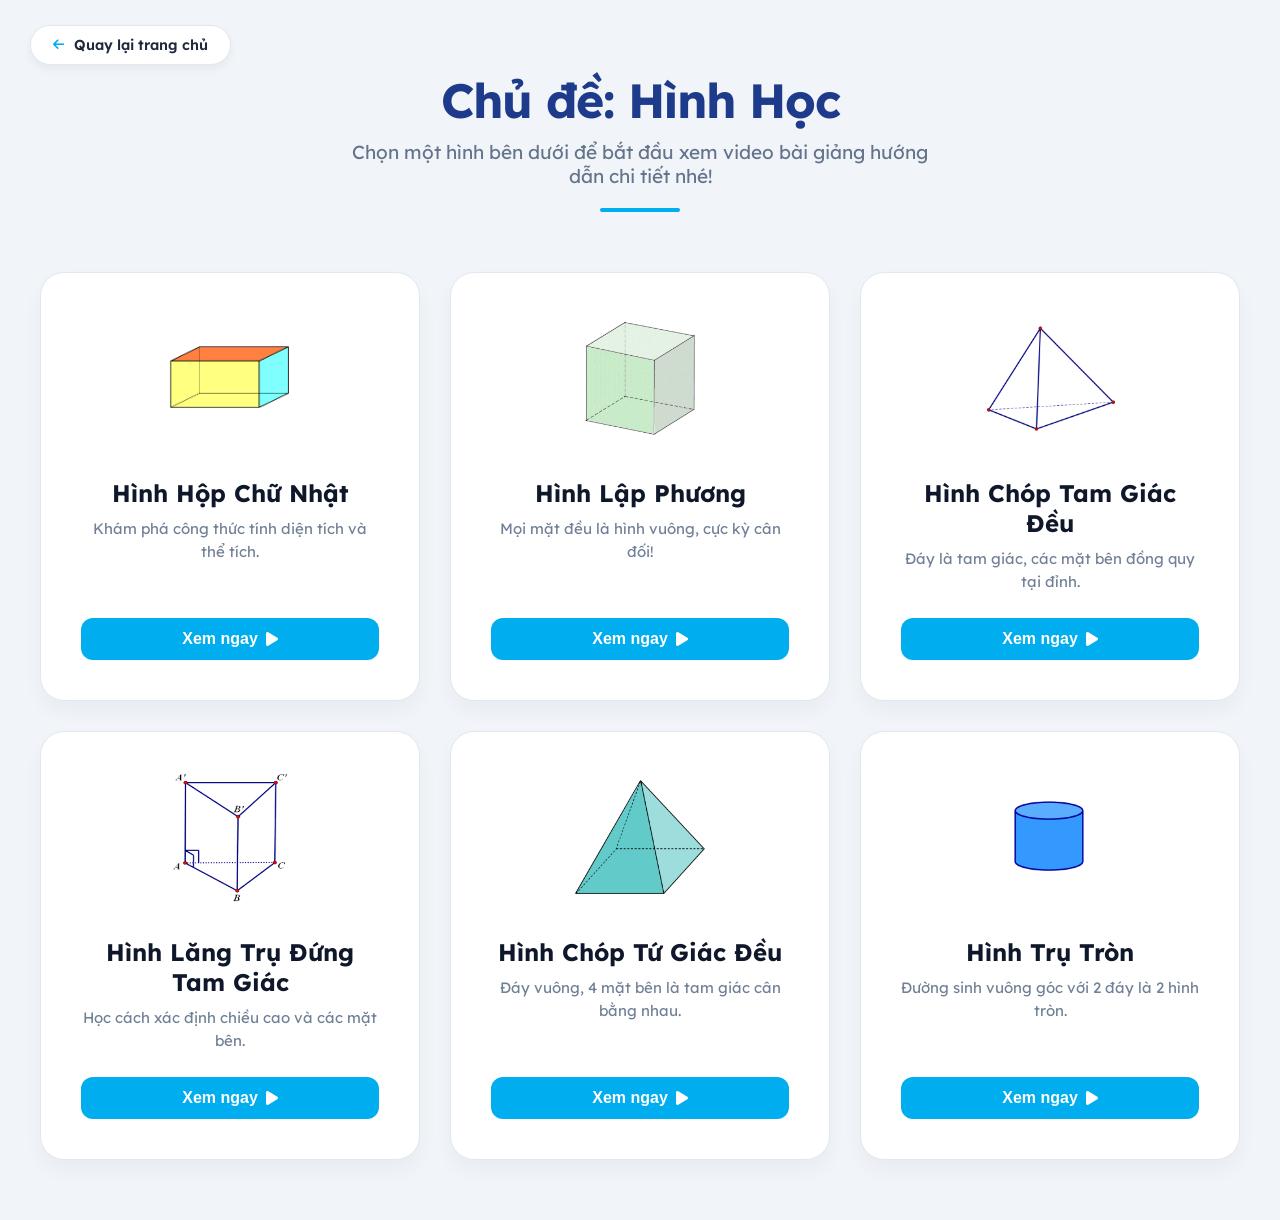
<file: html/detail.html>
<!DOCTYPE html>
<html lang="vi">
<head>
    <meta charset="UTF-8">
    <meta name="viewport" content="width=device-width, initial-scale=1.0">
    <title>Hình Học | Toán 247</title>
    <link href="https://fonts.googleapis.com/css2?family=Lexend:wght@400;700&display=swap" rel="stylesheet">
    <link rel="stylesheet" href="../css/detail.css">
    <link rel="stylesheet" href="https://cdnjs.cloudflare.com/ajax/libs/font-awesome/6.0.0/css/all.min.css">
</head>
<body>
    <div class="top-nav">
    <a href="../html/index.html" class="btn-back-home">
        <i class="fas fa-arrow-left"></i> Quay lại trang chủ
    </a>
</div>

    <div class="main-wrapper">
        <header class="main-header">
           
            <h1>Chủ đề: Hình Học</span></h1>
            <p>Chọn một hình bên dưới để bắt đầu xem video bài giảng hướng dẫn chi tiết nhé!</p>
        </header>

       <div class="geometry-grid">
    <a href="../html/information.html" class="lesson-card">
        <div class="card-image">
            <img src="../download.png" alt="Hình Hộp Chữ Nhật">
        </div>
        <h3>Hình Hộp Chữ Nhật</h3>
        <p>Khám phá công thức tính diện tích và thể tích.</p>
        <button class="view-btn">Xem ngay <i class="fas fa-play"></i></button>
    </a>

    <a href="../html/hlp.html" class="lesson-card">
        <div class="card-image">
            <img src="../geometry_0151.gif" alt="Hình Lập Phương">
        </div>
        <h3>Hình Lập Phương</h3>
        <p>Mọi mặt đều là hình vuông, cực kỳ cân đối!</p>
        <button class="view-btn">Xem ngay <i class="fas fa-play"></i></button>
    </a>

    <a href="../html/hctg.html" class="lesson-card">
        <div class="card-image">
            <img src="../hinh-chop-tam-giac.png" alt="Hình Chóp Tam Giác Đều">
        </div>
        <h3>Hình Chóp Tam Giác Đều</h3>
        <p>Đáy là tam giác, các mặt bên đồng quy tại đỉnh.</p>
        <button class="view-btn">Xem ngay <i class="fas fa-play"></i></button>
    </a>

    <a href="../html/hltd.html" class="lesson-card">
        <div class="card-image">
            <img src="../images (2).png" alt="Hình Lăng Trụ Đứng Tam Giác">
        </div>
        <h3>Hình Lăng Trụ Đứng Tam Giác</h3>
        <p>Học cách xác định chiều cao và các mặt bên.</p>
        <button class="view-btn">Xem ngay <i class="fas fa-play"></i></button>
    </a>

    <a href="../html/hctug.html" class="lesson-card">
        <div class="card-image">
            <img src="../img_teacher_2023-08-23_64e5b831cddc4_175 (1).webp" alt="Hình chóp tứ giác đều">
        </div>
        <h3>Hình Chóp Tứ Giác Đều</h3>
        <p>Đáy vuông, 4 mặt bên là tam giác cân bằng nhau.</p>
        <button class="view-btn">Xem ngay <i class="fas fa-play"></i></button>
    </a>

    <a href="../html/htt.html" class="lesson-card">
        <div class="card-image">
            <img src="../dien-tich-xung-quanh-hinh-tru.png" alt="Hình Trụ Tròn">
        </div>
        <h3>Hình Trụ Tròn</h3>
        <p>Đường sinh vuông góc với 2 đáy là 2 hình tròn.</p>
        <button class="view-btn">Xem ngay <i class="fas fa-play"></i></button>
    </a>
</div>
</div>

    <script src="../js/detail.js"></script>
</body>
</html>
</file>
<file: css/detail.css>
/* Container chứa nút để căn vị trí chuẩn */
.top-nav {
    position: absolute;
    top: 25px;
    left: 30px;
    z-index: 100;
}

/* Thiết kế nút quay lại kiểu hiện đại */
.btn-back-home {
    display: inline-flex;
    align-items: center;
    gap: 10px;
    padding: 10px 22px;
    background: #ffffff;
    color: #1e293b !important; /* Màu chữ xanh đen sang trọng */
    text-decoration: none !important; /* Xóa gạch chân tuyệt đối */
    border-radius: 50px; /* Bo tròn hoàn toàn nhìn rất mướt */
    font-size: 0.9rem;
    font-weight: 600;
    border: 1.5px solid #e2e8f0; /* Viền mảnh tinh tế */
    transition: all 0.3s cubic-bezier(0.4, 0, 0.2, 1);
    box-shadow: 0 4px 10px rgba(0, 0, 0, 0.05); /* Đổ bóng nhẹ */
}

/* Icon mũi tên */
.btn-back-home i {
    font-size: 0.8rem;
    color: #00adef; /* Điểm nhấn màu xanh thương hiệu của bạn */
    transition: transform 0.3s ease;
}

/* Hiệu ứng khi di chuột vào (Hover) */
.btn-back-home:hover {
    background: #00adef; /* Đổi nền sang xanh dương */
    color: white !important;
    border-color: #00adef;
    transform: translateX(-5px); /* Nhích nhẹ sang trái tạo cảm giác "quay về" */
    box-shadow: 0 8px 20px rgba(0, 173, 239, 0.25);
}

/* Khi hover thì icon cũng đổi màu trắng cho đồng bộ */
.btn-back-home:hover i {
    color: white;
    transform: translateX(-3px);
}
/* Thiết lập cơ bản */
body {
    background-color: #f1f5f9; /* Màu nền xám nhạt hiện đại hơn */
    font-family: 'Lexend', sans-serif; /* Font chữ xịn xò */
    margin: 0;
    padding: 0;
    color: #1e293b;
}

.main-wrapper {
    max-width: 1200px;
    margin: 0 auto;
    padding: 60px 20px;
}

/* Thiết kế Header */
.main-header {
    text-align: center;
    margin-bottom: 60px;
    position: relative;
}

.main-header::after { /* Đường kẻ gạch dưới tiêu đề cho sang */
    content: '';
    display: block;
    width: 80px;
    height: 4px;
    background-color: #00adef;
    border-radius: 2px;
    margin: 20px auto;
}

.main-header h1 {
    font-size: 48px;
    color: #1e3a8a;
    margin: 10px 0;
    letter-spacing: -1px;
}

.main-header .highlight {
    color: #00adef; /* Màu xanh đặc trưng */
}

.main-header p {
    font-size: 19px;
    color: #64748b;
    max-width: 600px;
    margin: 0 auto;
}

/* Lưới các ô bài giảng (Grid) */
.geometry-grid {
    display: grid;
    /* Tự động chia 3 cột (nếu màn hình đủ rộng), mỗi ô tối thiểu 300px */
    grid-template-columns: repeat(auto-fill, minmax(320px, 1fr));
    gap: 30px; /* Khoảng cách giữa các ô */
}

/* Thiết kế từng cái Card */
.lesson-card {
    background-color: #ffffff;
    border-radius: 24px; /* Bo góc tròn hơn */
    padding: 40px;
    display: flex;
    flex-direction: column;
    align-items: center;
    justify-content: flex-start;
    text-align: center;
    cursor: pointer;
    transition: all 0.4s ease; /* Hiệu ứng mượt mà */
    box-shadow: 0 10px 20px rgba(0, 0, 0, 0.04); /* Đổ bóng nhẹ */
    border: 1px solid #e2e8f0; /* Viền rất nhẹ */
}

/* Hiệu ứng di chuột */
.lesson-card:hover {
    background-color: #f8fafc;
    transform: translateY(-10px); /* Nhích lên trên */
    box-shadow: 0 20px 40px rgba(0, 173, 239, 0.15); /* Đổ bóng xanh Cyan */
    border-color: #00adef; /* Viền đổi sang màu xanh */
}

/* Vùng chứa ảnh */
.card-image {
    width: 130px;
    height: 130px;
    margin-bottom: 25px;
    display: flex;
    align-items: center;
    justify-content: center;
}

.card-image img {
    max-width: 100%;
    max-height: 100%;
    object-fit: contain; /* Ảnh không bị méo */
    transition: transform 0.3s ease;
}

/* Hiệu ứng ảnh khi di chuột */
.lesson-card:hover .card-image img {
    transform: scale(1.1); /* Phóng to ảnh nhẹ */
}

/* Tiêu đề ô */
.lesson-card h3 {
    font-size: 24px;
    margin: 10px 0;
    color: #0f172a;
    font-weight: 700;
}

/* Đoạn mô tả ô */
.lesson-card p {
    font-size: 15px;
    color: #718096;
    margin: 0 0 25px 0;
    line-height: 1.5;
    flex-grow: 1; /* Để nút Xem ngay luôn nằm ở dưới cùng ô */
}

/* Nút Xem ngay */
.view-btn {
    width: 100%;
    padding: 12px;
    background-color: #00adef; /* Màu xanhCyan */
    color: #ffffff;
    border: none;
    border-radius: 12px;
    font-size: 16px;
    font-weight: bold;
    cursor: pointer;
    transition: background-color 0.3s ease;
    display: flex;
    align-items: center;
    justify-content: center;
    gap: 8px;
}

.view-btn:hover {
    background-color: #008fca; /* Xanh đậm hơn khi di chuột */
}

/* Responsive cho điện thoại */
@media (max-width: 768px) {
    .main-wrapper {
        padding: 40px 15px;
    }
    .main-header h1 {
        font-size: 36px;
    }
    .main-header p {
        font-size: 17px;
    }
    .geometry-grid {
        grid-template-columns: 1fr; /* 1 cột trên điện thoại */
    }
}
/* 1. Xóa gạch chân cho tất cả các liên kết bài học */
a.lesson-card {
    text-decoration: none !important;
    color: inherit; /* Giữ nguyên màu chữ gốc, không bị đổi sang xanh/tím */
    
}
</file>
